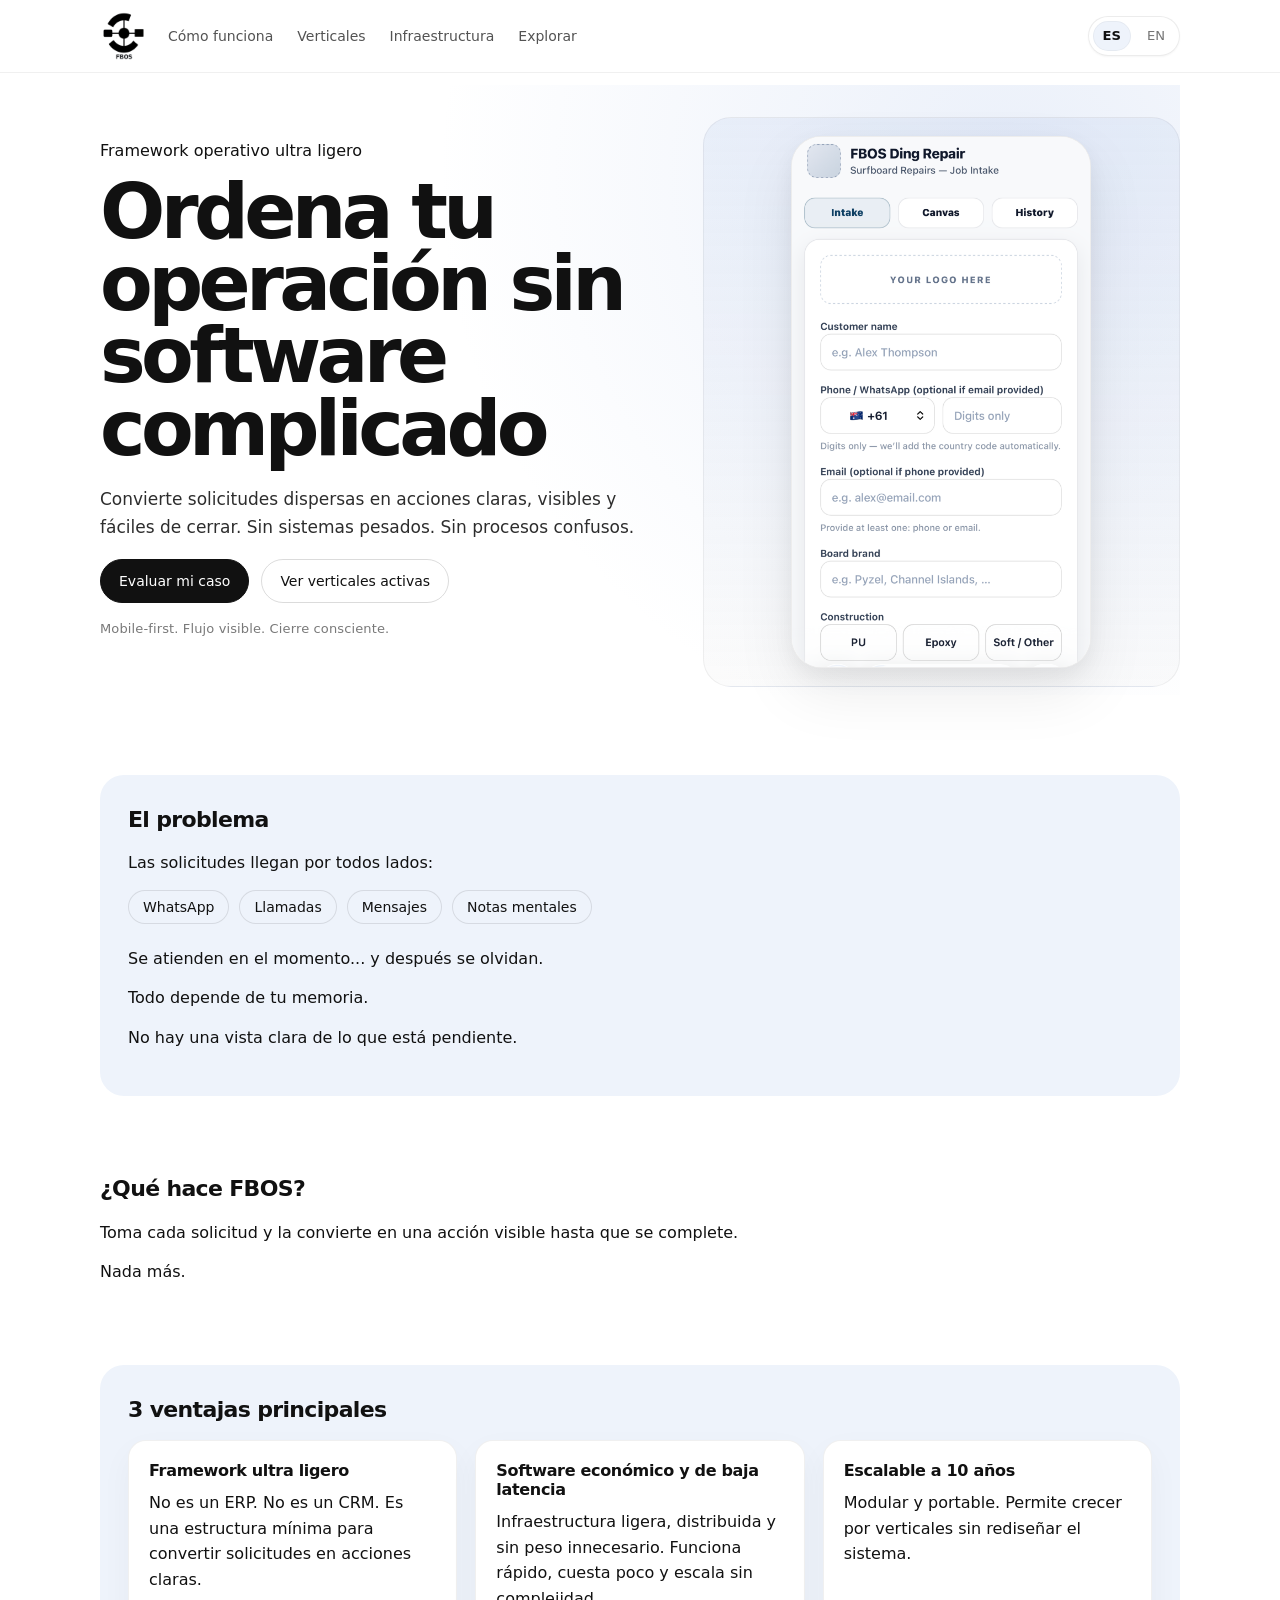
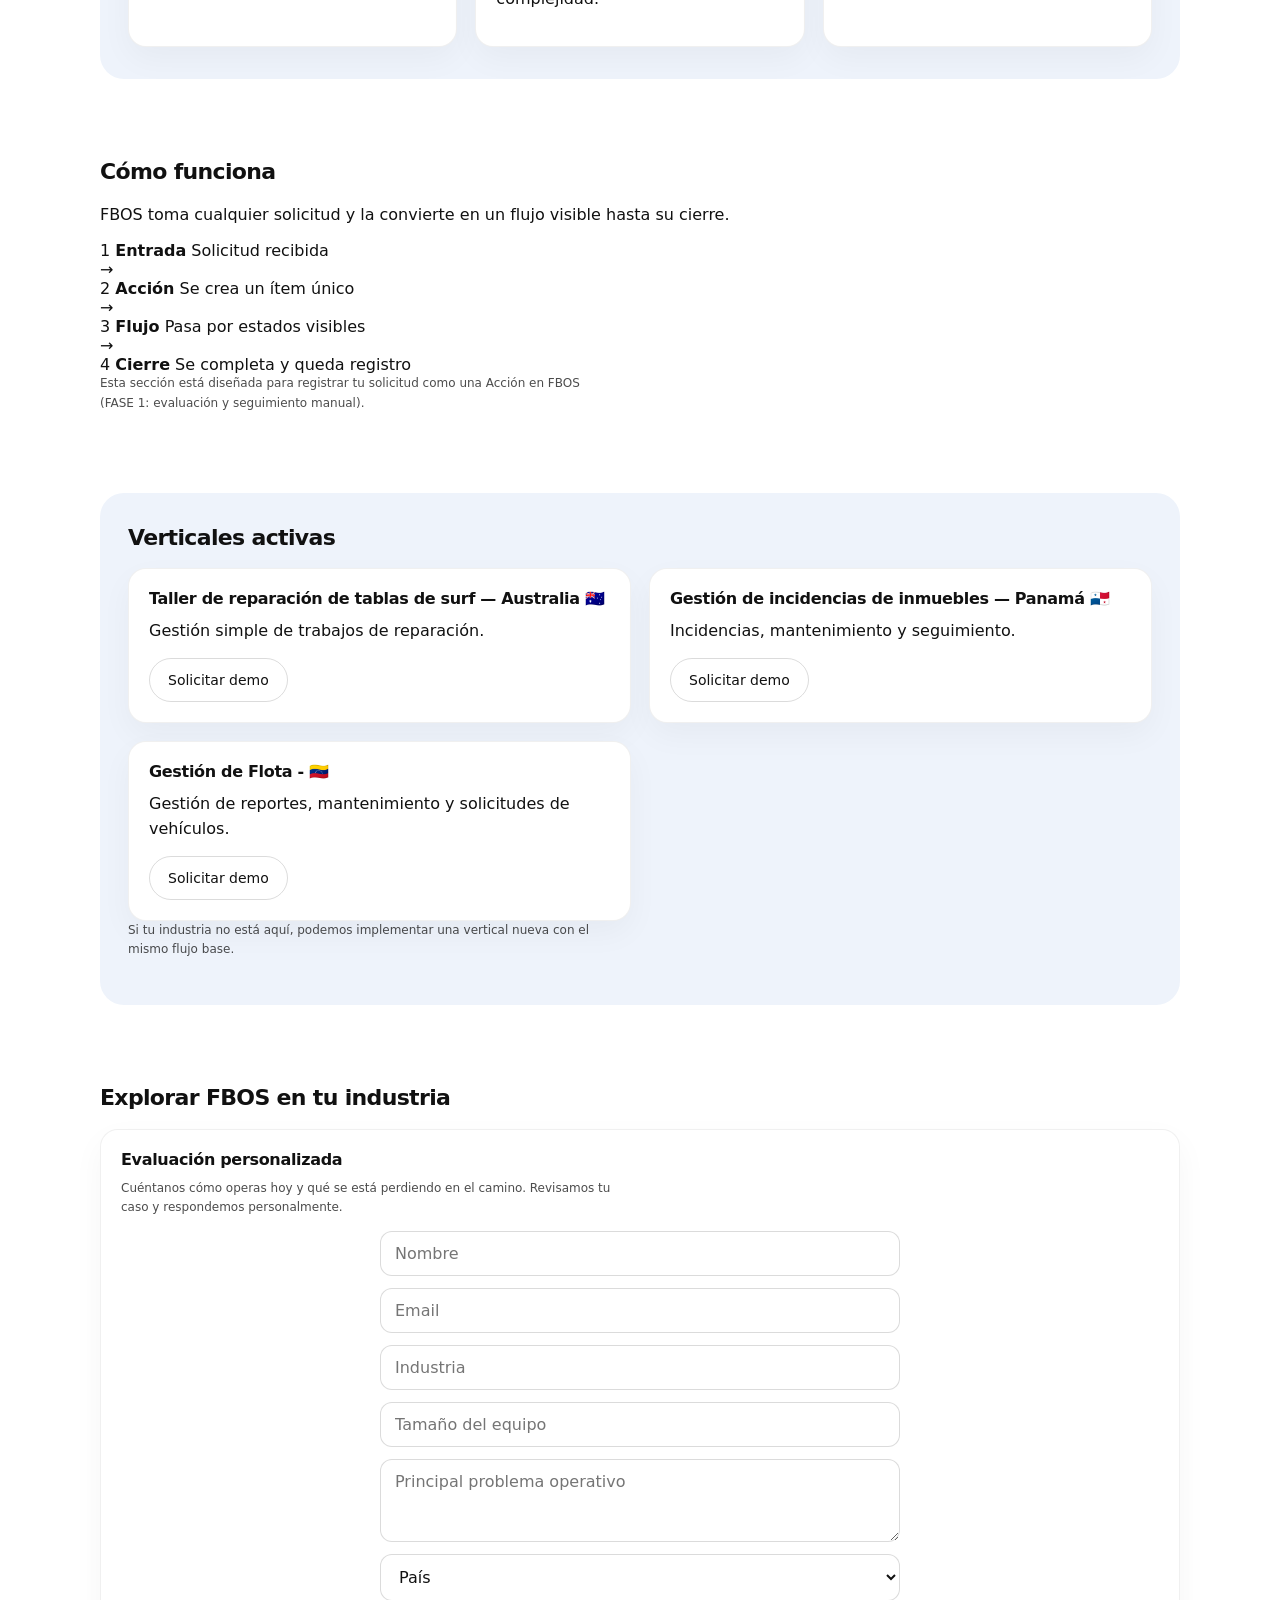
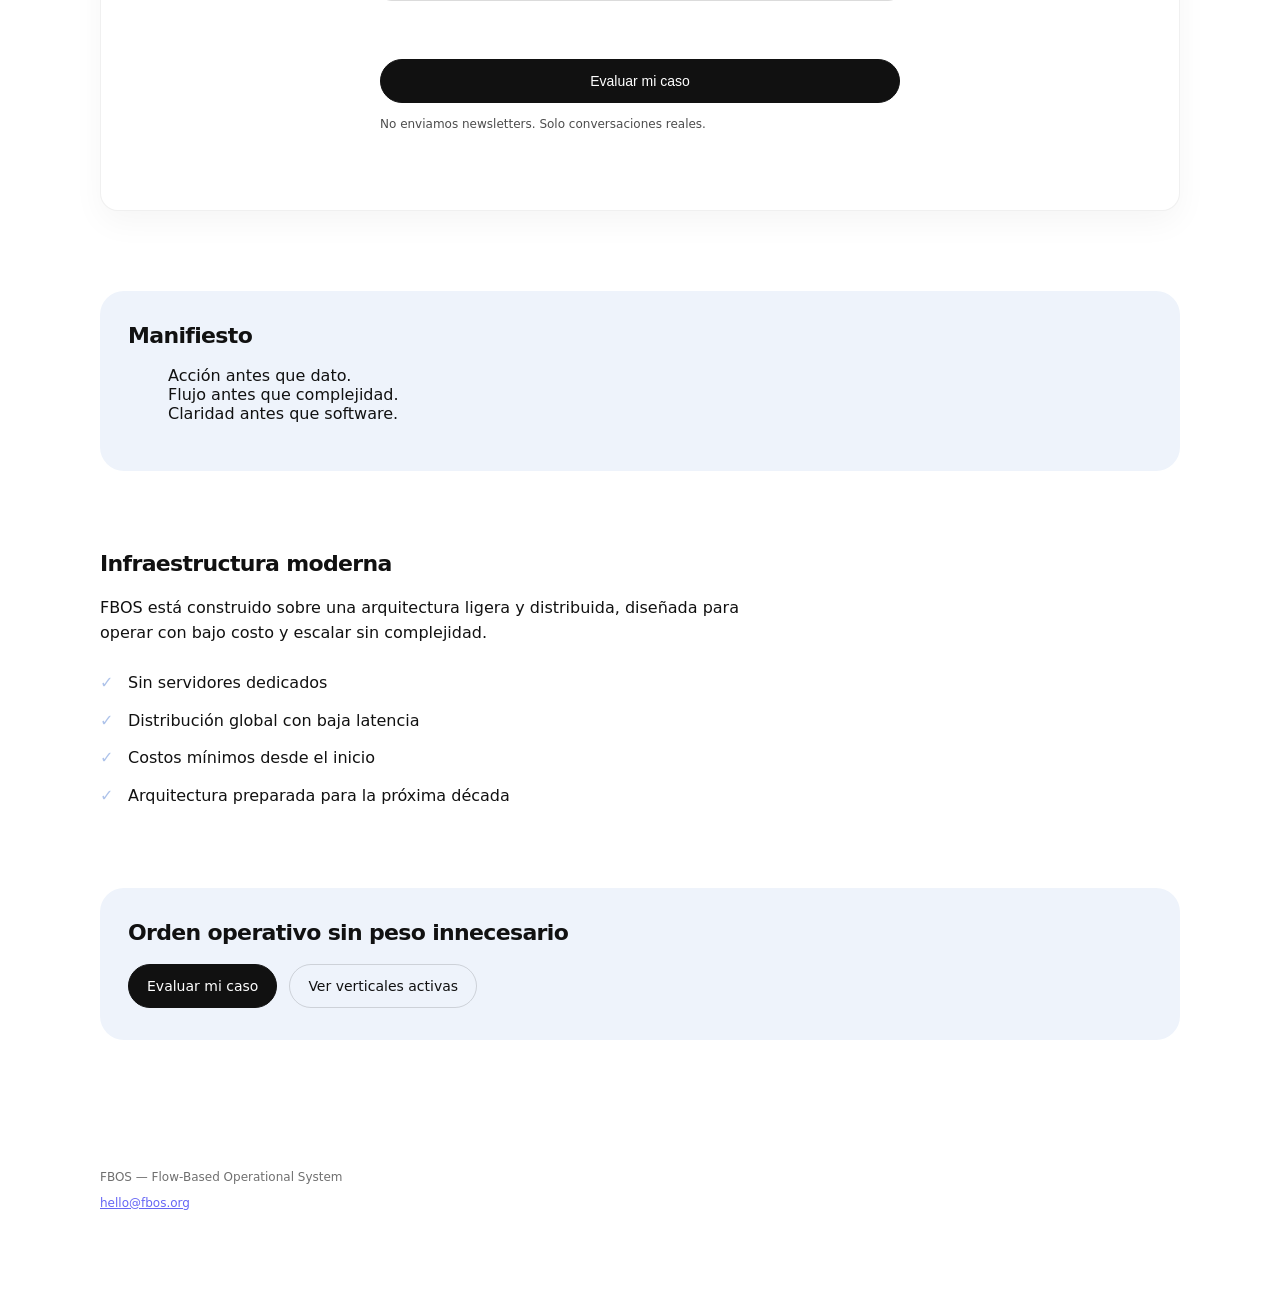
<file: index.html>
<!-- FBOS Landing v1.1 -->
<!doctype html>
<html lang="es">
  <head>
    <meta charset="utf-8" />
    <meta name="viewport" content="width=device-width,initial-scale=1" />
    <title>FBOS — Orden Operativo Simple</title>

    <meta
      name="description"
      content="FBOS convierte solicitudes en acciones visibles y trazables para operar con claridad, desde el día 1."
    />

    <meta name="theme-color" content="#0b0b0b" />

    <!-- Favicon -->
    <link rel="icon" type="image/png" href="/favicon.png" />

    <!-- Open Graph -->
    <meta property="og:title" content="FBOS — Orden Operativo Simple" />
    <meta
      property="og:description"
      content="Convierte cualquier solicitud en una acción clara, visible y fácil de cerrar."
    />
    <meta property="og:type" content="website" />
    <meta property="og:site_name" content="FBOS" />
    <meta property="og:url" content="https://fbos.org/" />
    <meta property="og:image" content="https://fbos.org/assets/og-fbos.jpg" />
    <link rel="canonical" href="https://fbos.org/" />

    <link rel="alternate" hreflang="es" href="https://fbos.org/" />
    <link rel="alternate" hreflang="en" href="https://fbos.org/en/" />
    <link rel="alternate" hreflang="x-default" href="https://fbos.org/" />

    <!-- Twitter / X -->
    <meta name="twitter:card" content="summary_large_image" />
    <meta name="twitter:title" content="FBOS — Orden Operativo Simple" />
    <meta
      name="twitter:description"
      content="Convierte cualquier solicitud en una acción clara, visible y fácil de cerrar."
    />
    <meta name="twitter:image" content="https://fbos.org/assets/og-fbos.jpg" />

    <link rel="stylesheet" href="/styles.css" />
    <script src="https://challenges.cloudflare.com/turnstile/v0/api.js" async defer></script>
    <script defer src="/config.js"></script>
    <script defer src="/app.js"></script>
  </head>

  <body>
    <header class="site-header">
      <div class="wrap header-inner">
        <a href="#top" class="brand" aria-label="FBOS inicio">
          <img src="/assets/fbos-logo.png" alt="FBOS" class="brand-mark" />
        </a>

        <nav class="site-nav" aria-label="Navegación principal">
          <a href="#como-funciona">Cómo funciona</a>
          <a href="#verticales">Verticales</a>
          <a href="#infra">Infraestructura</a>
          <a href="#explorar">Explorar</a>
        </nav>

        <div class="lang-switch" aria-label="Selector de idioma">
          <a href="/" class="lang-link active" lang="es" hreflang="es">ES</a>
          <span class="lang-sep">/</span>
          <a href="/en/" class="lang-link" lang="en" hreflang="en">EN</a>
        </div>
      </div>
    </header>

    <main id="top" class="wrap">
      <!-- HERO -->
      <section class="hero hero-split" aria-labelledby="hero-title">
        <div class="hero-copy">
          <p class="eyebrow">Framework operativo ultra ligero</p>

          <h1 id="hero-title">Ordena tu operación sin software complicado</h1>

          <p class="lead">
            Convierte solicitudes dispersas en acciones claras, visibles y fáciles de cerrar.
            Sin sistemas pesados. Sin procesos confusos.
          </p>

          <div class="cta-row">
            <a class="btn" href="#explorar">Evaluar mi caso</a>
            <a class="btn ghost" href="#verticales">Ver verticales activas</a>
          </div>

          <p class="hero-note">Mobile-first. Flujo visible. Cierre consciente.</p>
        </div>

        <div class="hero-media" aria-label="Vista previa del Canvas de FBOS">
          <img
            class="hero-mock"
            src="/assets/hero-canvas.png?v=2"
            alt="Vista del Canvas de FBOS en un teléfono"
            loading="eager"
            decoding="async"
          />
        </div>
      </section>

      <!-- PROBLEMA -->
      <section class="section" id="problema" aria-labelledby="problema-title">
        <h2 id="problema-title">El problema</h2>

        <p class="intro">Las solicitudes llegan por todos lados:</p>

        <div class="problem-sources" aria-label="Canales comunes de solicitudes">
          <div class="source">WhatsApp</div>
          <div class="source">Llamadas</div>
          <div class="source">Mensajes</div>
          <div class="source">Notas mentales</div>
        </div>

        <p>
          Se atienden en el momento...
          y después se olvidan.
        </p>

        <p class="emphasis">Todo depende de tu memoria.</p>

        <p>No hay una vista clara de lo que está pendiente.</p>
      </section>

      <!-- ¿QUÉ HACE FBOS? -->
      <section class="section" id="que-hace" aria-labelledby="que-hace-title">
        <h2 id="que-hace-title">¿Qué hace FBOS?</h2>

        <p class="lead-strong">
          Toma cada solicitud y la convierte en una acción visible hasta que se complete.
        </p>

        <p class="minimal">Nada más.</p>
      </section>

      <!-- 3 VENTAJAS -->
      <section class="section" id="ventajas" aria-labelledby="ventajas-title">
        <h2 id="ventajas-title">3 ventajas principales</h2>

        <div class="grid">
          <article class="card">
            <h3>Framework ultra ligero</h3>
            <p>
              No es un ERP. No es un CRM.
              Es una estructura mínima para convertir solicitudes en acciones claras.
            </p>
          </article>

          <article class="card">
            <h3>Software económico y de baja latencia</h3>
            <p>
              Infraestructura ligera, distribuida y sin peso innecesario.
              Funciona rápido, cuesta poco y escala sin complejidad.
            </p>
          </article>

          <article class="card">
            <h3>Escalable a 10 años</h3>
            <p>
              Modular y portable.
              Permite crecer por verticales sin rediseñar el sistema.
            </p>
          </article>
        </div>
      </section>

      <!-- CÓMO FUNCIONA -->
      <section class="section" id="como-funciona" aria-labelledby="como-funciona-title">
        <h2 id="como-funciona-title">Cómo funciona</h2>

        <p>FBOS toma cualquier solicitud y la convierte en un flujo visible hasta su cierre.</p>

        <div class="flow" role="list">
          <div class="step" role="listitem">
            <span class="kicker">1</span>
            <strong>Entrada</strong>
            <span class="desc">Solicitud recibida</span>
          </div>

          <div class="arrow" aria-hidden="true">→</div>

          <div class="step" role="listitem">
            <span class="kicker">2</span>
            <strong>Acción</strong>
            <span class="desc">Se crea un ítem único</span>
          </div>

          <div class="arrow" aria-hidden="true">→</div>

          <div class="step" role="listitem">
            <span class="kicker">3</span>
            <strong>Flujo</strong>
            <span class="desc">Pasa por estados visibles</span>
          </div>

          <div class="arrow" aria-hidden="true">→</div>

          <div class="step" role="listitem">
            <span class="kicker">4</span>
            <strong>Cierre</strong>
            <span class="desc">Se completa y queda registro</span>
          </div>
        </div>

        <p class="fine">
          Esta sección está diseñada para registrar tu solicitud como una Acción en FBOS (FASE 1: evaluación y seguimiento manual).
        </p>
      </section>

      <!-- VERTICALES ACTIVAS -->
      <section class="section" id="verticales" aria-labelledby="verticales-title">
        <h2 id="verticales-title">Verticales activas</h2>

        <div class="grid">
          <article class="card">
            <h3>Taller de reparación de tablas de surf — Australia 🇦🇺</h3>
            <p>Gestión simple de trabajos de reparación.</p>
            <a
              class="btn ghost"
              href="#explorar"
              data-request="demo"
              data-vertical="ding-repairs"
              aria-label="Solicitar demo de Ding Repairs"
            >
              Solicitar demo
            </a>
          </article>

          <article class="card">
            <h3>Gestión de incidencias de inmuebles — Panamá 🇵🇦</h3>
            <p>Incidencias, mantenimiento y seguimiento.</p>
            <a
              class="btn ghost"
              href="#explorar"
              data-request="demo"
              data-vertical="service-desk"
              aria-label="Solicitar demo de Service Desk"
            >
              Solicitar demo
            </a>
          </article>

          <article class="card">
            <h3>Gestión de Flota - 🇻🇪</h3>
            <p>Gestión de reportes, mantenimiento y solicitudes de vehículos.</p>
            <a
              class="btn ghost"
              href="#explorar"
              data-request="demo"
              data-vertical="fleet"
              aria-label="Solicitar demo de Gestión de Flota"
            >
              Solicitar demo
            </a>
          </article>
        </div>

        <p class="fine">
          Si tu industria no está aquí, podemos implementar una vertical nueva con el mismo flujo base.
        </p>
      </section>

      <!-- EXPLORAR -->
      <section class="section" id="explorar" aria-labelledby="explorar-title">
        <h2 id="explorar-title">Explorar FBOS en tu industria</h2>

        <div class="card">
          <h3>Evaluación personalizada</h3>
          <p class="fine">
            Cuéntanos cómo operas hoy y qué se está perdiendo en el camino.
            Revisamos tu caso y respondemos personalmente.
          </p>

          <form id="leadForm" class="form">
            <input type="hidden" name="category" value="implementations" />
            <input type="hidden" id="requestType" name="requestType" value="evaluation" />
            <input type="hidden" id="demoVertical" name="demoVertical" value="" />

            <input id="name" name="name" placeholder="Nombre" autocomplete="name" required />
            <input id="email" name="email" type="email" placeholder="Email" autocomplete="email" inputmode="email" required />
            <input id="industry" name="industry" placeholder="Industria" autocomplete="organization-title" required />
            <input id="teamSize" name="teamSize" type="number" min="1" step="1" inputmode="numeric" placeholder="Tamaño del equipo" autocomplete="off" />
            <textarea id="pain" name="pain" rows="3" placeholder="Principal problema operativo"></textarea>

            <select id="country" name="country" autocomplete="country-name">
              <option value="">País</option>
              <option value="Argentina">Argentina</option>
              <option value="Australia">Australia</option>
              <option value="Bolivia">Bolivia</option>
              <option value="Brasil">Brasil</option>
              <option value="Canadá">Canadá</option>
              <option value="Chile">Chile</option>
              <option value="Colombia">Colombia</option>
              <option value="Costa Rica">Costa Rica</option>
              <option value="Ecuador">Ecuador</option>
              <option value="El Salvador">El Salvador</option>
              <option value="España">España</option>
              <option value="Estados Unidos">Estados Unidos</option>
              <option value="Guatemala">Guatemala</option>
              <option value="Honduras">Honduras</option>
              <option value="México">México</option>
              <option value="Nicaragua">Nicaragua</option>
              <option value="Panamá">Panamá</option>
              <option value="Paraguay">Paraguay</option>
              <option value="Perú">Perú</option>
              <option value="Puerto Rico">Puerto Rico</option>
              <option value="República Dominicana">República Dominicana</option>
              <option value="Uruguay">Uruguay</option>
              <option value="Venezuela">Venezuela</option>
              <option value="Otro">Otro</option>
            </select>

            <input
              id="countryOther"
              name="countryOther"
              type="text"
              placeholder="Especifica tu país"
              autocomplete="off"
              hidden
            />

            <div class="cf-turnstile" data-sitekey="0x4AAAAAACo2kg_YUeI2tGEs"></div>

            <button type="submit" class="btn">Evaluar mi caso</button>

            <p class="fine">
              No enviamos newsletters. Solo conversaciones reales.
            </p>

            <p id="formStatus" class="fine" aria-live="polite"></p>
          </form>
        </div>
      </section>

      <!-- MANIFIESTO -->
      <section class="section" id="manifiesto" aria-labelledby="manifiesto-title">
        <h2 id="manifiesto-title">Manifiesto</h2>
        <blockquote>
          Acción antes que dato.<br />
          Flujo antes que complejidad.<br />
          Claridad antes que software.
        </blockquote>
      </section>

      <!-- INFRA -->
      <section class="section" id="infra" aria-labelledby="infra-title">
        <h2 id="infra-title">Infraestructura moderna</h2>

        <p class="intro">
          FBOS está construido sobre una arquitectura ligera y distribuida,
          diseñada para operar con bajo costo y escalar sin complejidad.
        </p>

        <ul class="infra-list">
          <li>Sin servidores dedicados</li>
          <li>Distribución global con baja latencia</li>
          <li>Costos mínimos desde el inicio</li>
          <li>Arquitectura preparada para la próxima década</li>
        </ul>
      </section>

      <!-- CTA FINAL -->
      <section class="section" id="cta-final" aria-labelledby="cta-final-title">
        <h2 id="cta-final-title">Orden operativo sin peso innecesario</h2>

        <div class="cta-row">
          <a class="btn" href="#explorar">Evaluar mi caso</a>
          <a class="btn ghost" href="#verticales">Ver verticales activas</a>
        </div>
      </section>

      <footer class="foot">
        <p>FBOS — Flow-Based Operational System</p>
        <p><a href="mailto:hello@fbos.org">hello@fbos.org</a></p>
      </footer>
    </main>
  </body>
</html>
</file>
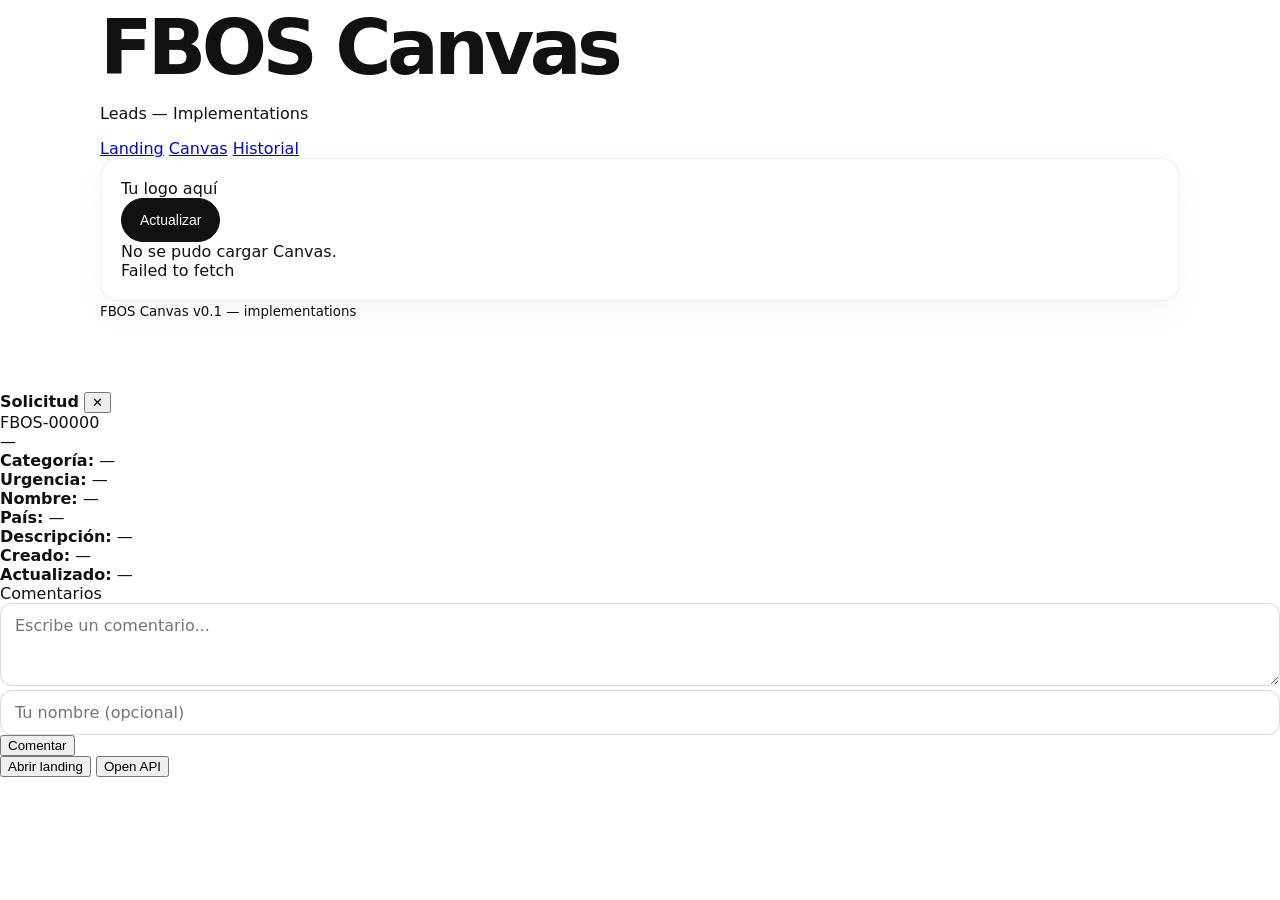
<file: canvas/index.html>
<!doctype html>
<html lang="es">
  <head>
    <meta charset="UTF-8" />
    <meta name="viewport" content="width=device-width, initial-scale=1.0" />
    <title>FBOS Canvas — Implementations</title>

    <link rel="icon" href="data:," />

    <!-- Base styles del landing -->
    <link rel="stylesheet" href="/styles.css" />

    <!-- Opcional: si quieres estilos específicos para el canvas del landing,
         puedes crear /canvas/styles.css y descomentar:
    -->
    <!-- <link rel="stylesheet" href="/canvas/styles.css" /> -->
  </head>

  <body>
    <main class="wrap">
      <header class="header">
        <div class="brand">
          <div class="mark"></div>
          <div>
            <h1>FBOS Canvas</h1>
            <p>Leads — Implementations</p>
          </div>
        </div>
      </header>

      <!-- Nav simple para el landing -->
      <nav class="sd-nav" aria-label="FBOS navegación">
        <a class="sd-nav__item" href="/">Landing</a>
        <a class="sd-nav__item is-active" href="/canvas/">Canvas</a>
        <a class="sd-nav__item" href="/history/">Historial</a>
      </nav>

      <section class="card">
        <div class="fbos-logo-slot">Tu logo aquí</div>

        <!-- ✅ demo-aware -->
        <div id="actionsList" class="actions-list" data-demo="implementations"></div>
      </section>

      <footer class="footer">
        <small>FBOS Canvas v0.1 — implementations</small>
      </footer>
    </main>

    <!-- Modal -->
    <div id="jobModal" class="label-modal" aria-hidden="true" role="dialog" aria-modal="true">
      <div class="label-card" role="document">
        <div class="label-head">
          <strong>Solicitud</strong>
          <button type="button" class="label-close" id="jobCloseBtn" aria-label="Cerrar">✕</button>
        </div>

        <div class="label-body">
          <div class="label-top">
            <div>
              <div class="label-id" id="jobModalId">FBOS-00000</div>
              <div class="label-meta" id="jobModalState">—</div>
            </div>
          </div>

          <div class="label-grid">
            <div><strong>Categoría:</strong> <span id="jobModalCategory">—</span></div>
            <div><strong>Urgencia:</strong> <span id="jobModalUrgency">—</span></div>

            <!-- Reusamos ids del canvas existente para no tocar JS de inmediato -->
            <div><strong>Nombre:</strong> <span id="jobModalDamage">—</span></div>
            <div><strong>País:</strong> <span id="jobModalPrice">—</span></div>

            <div class="label-desc">
              <strong>Descripción:</strong> <span id="jobModalDesc">—</span>
            </div>

            <div><strong>Creado:</strong> <span id="jobModalCreated">—</span></div>
            <div><strong>Actualizado:</strong> <span id="jobModalUpdated">—</span></div>
          </div>

          <div id="jobModalStatus" class="status" aria-live="polite"></div>

          <!-- Comments -->
          <div class="label-comments">
            <div class="label-comments__title">Comentarios</div>
            <div id="jobCommentsList" class="comments-list"></div>

            <div class="comments-composer">
              <textarea
                id="jobCommentText"
                class="comments-textarea"
                rows="3"
                placeholder="Escribe un comentario..."
              ></textarea>

              <div class="comments-actions">
                <input
                  id="jobCommentBy"
                  class="comments-by"
                  type="text"
                  placeholder="Tu nombre (opcional)"
                />
                <button id="jobCommentSendBtn" class="btn-secondary" type="button">
                  Comentar
                </button>
              </div>

              <div id="jobCommentStatus" class="inline-msg" style="display: none"></div>
            </div>
          </div>
        </div>

        <div class="label-actions">
          <!-- En implementations no hay “scan view” real, lo dejamos útil: vuelve al landing -->
          <button type="button" class="btn-secondary" id="jobOpenScanBtn">Abrir landing</button>
          <button type="button" class="btn-secondary" id="jobOpenApiBtn">Open API</button>
        </div>
      </div>
    </div>

    <!-- ✅ Config antes del JS -->
    <script>
      window.FBOS_CANVAS_CONFIG = {
        useMultiDemo: true,
        demos: {
          implementations: {
            demo: "implementations",
            // Botón "Abrir landing"
            scanPath: "/#explorar",
            states: ["Nuevas", "Validadas", "Asignadas", "En ejecución", "En revisión", "Cerradas"],
            actionLabel: {
              Nuevas: "Validar",
              Validadas: "Asignar",
              Asignadas: "Iniciar",
              "En ejecución": "Revisión",
              "En revisión": "Cerrar",
              Cerradas: "Cerrada",
            },
          },
        },
      };
    </script>

    <!-- ✅ IMPORTANTE:
         1) Copia el MISMO canvas.js que usas en service-desk a /canvas.js (recomendado),
            o cambia esta ruta a donde lo tengas.
         2) Ejemplo alterno si lo dejas dentro de /service-desk/: <script src="/service-desk/canvas.js"></script>
    -->
    <script src="/canvas.js"></script>
  </body>
</html>
</file>
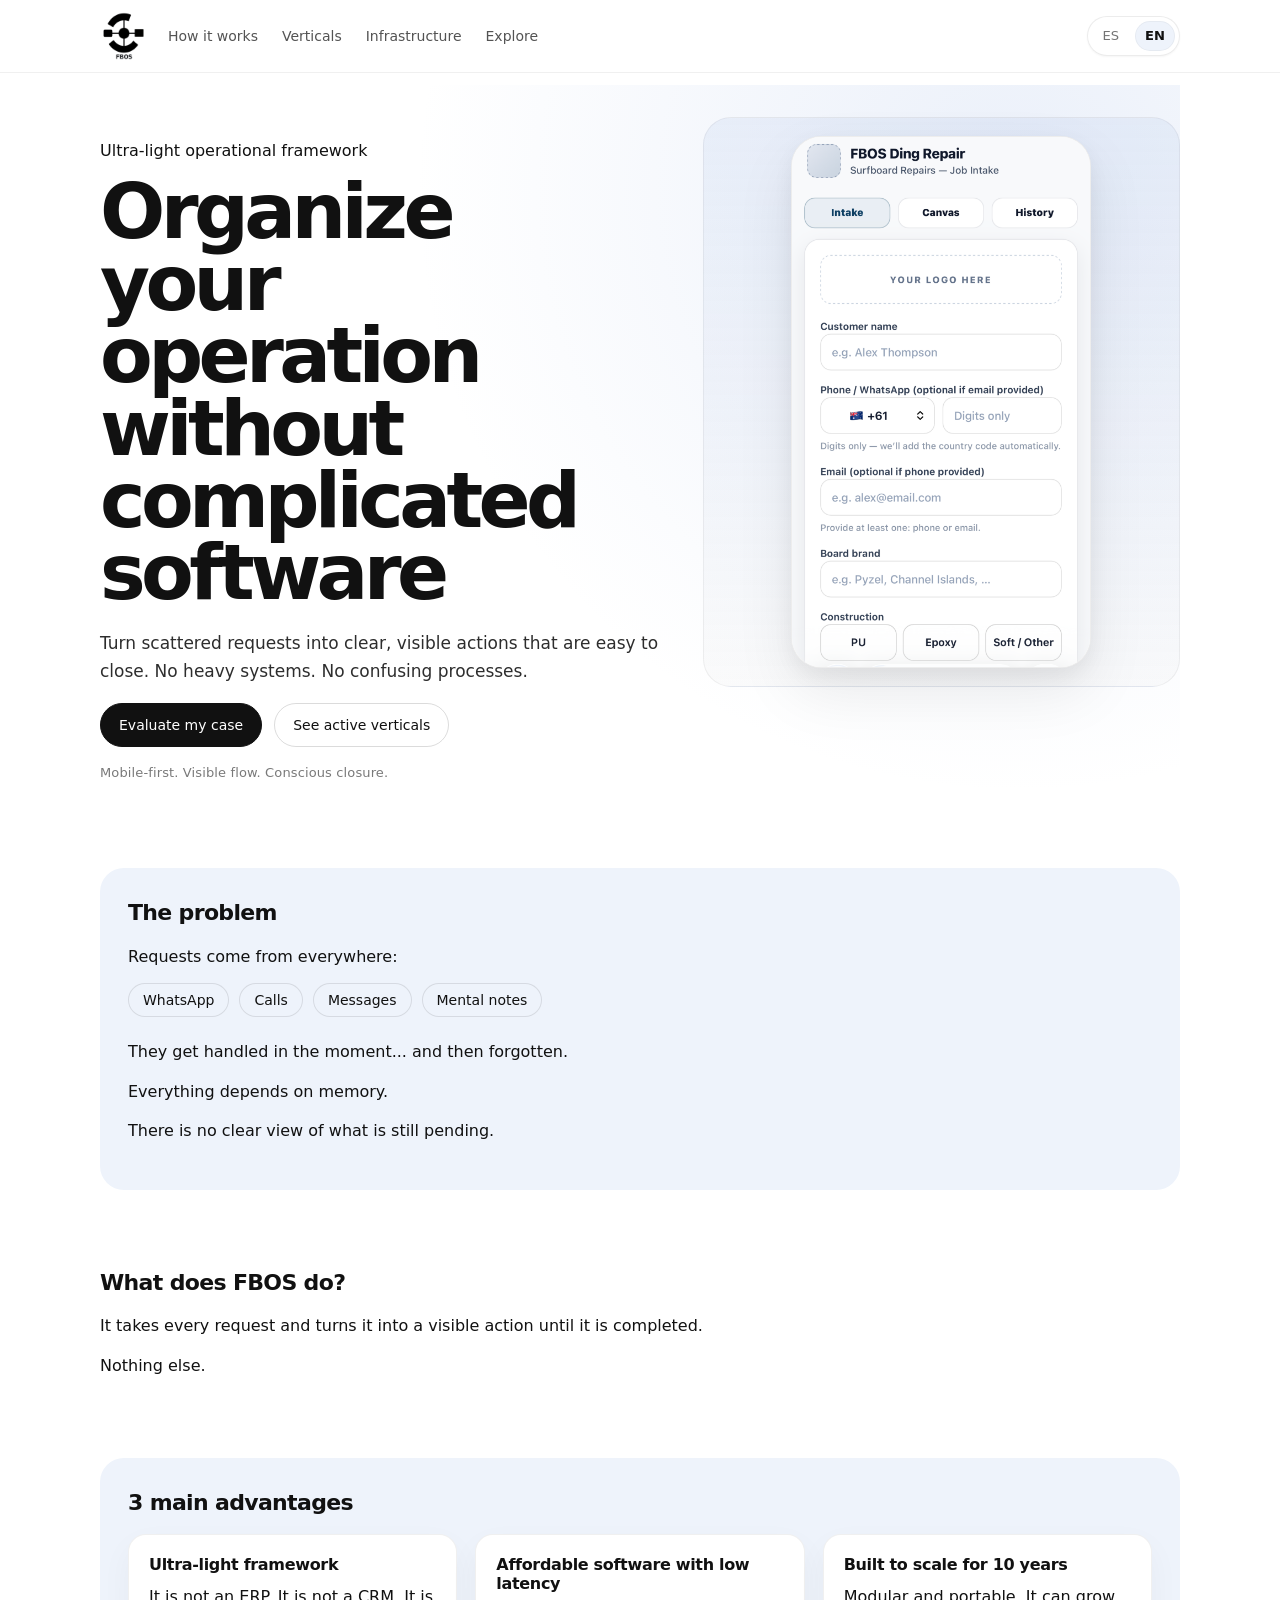
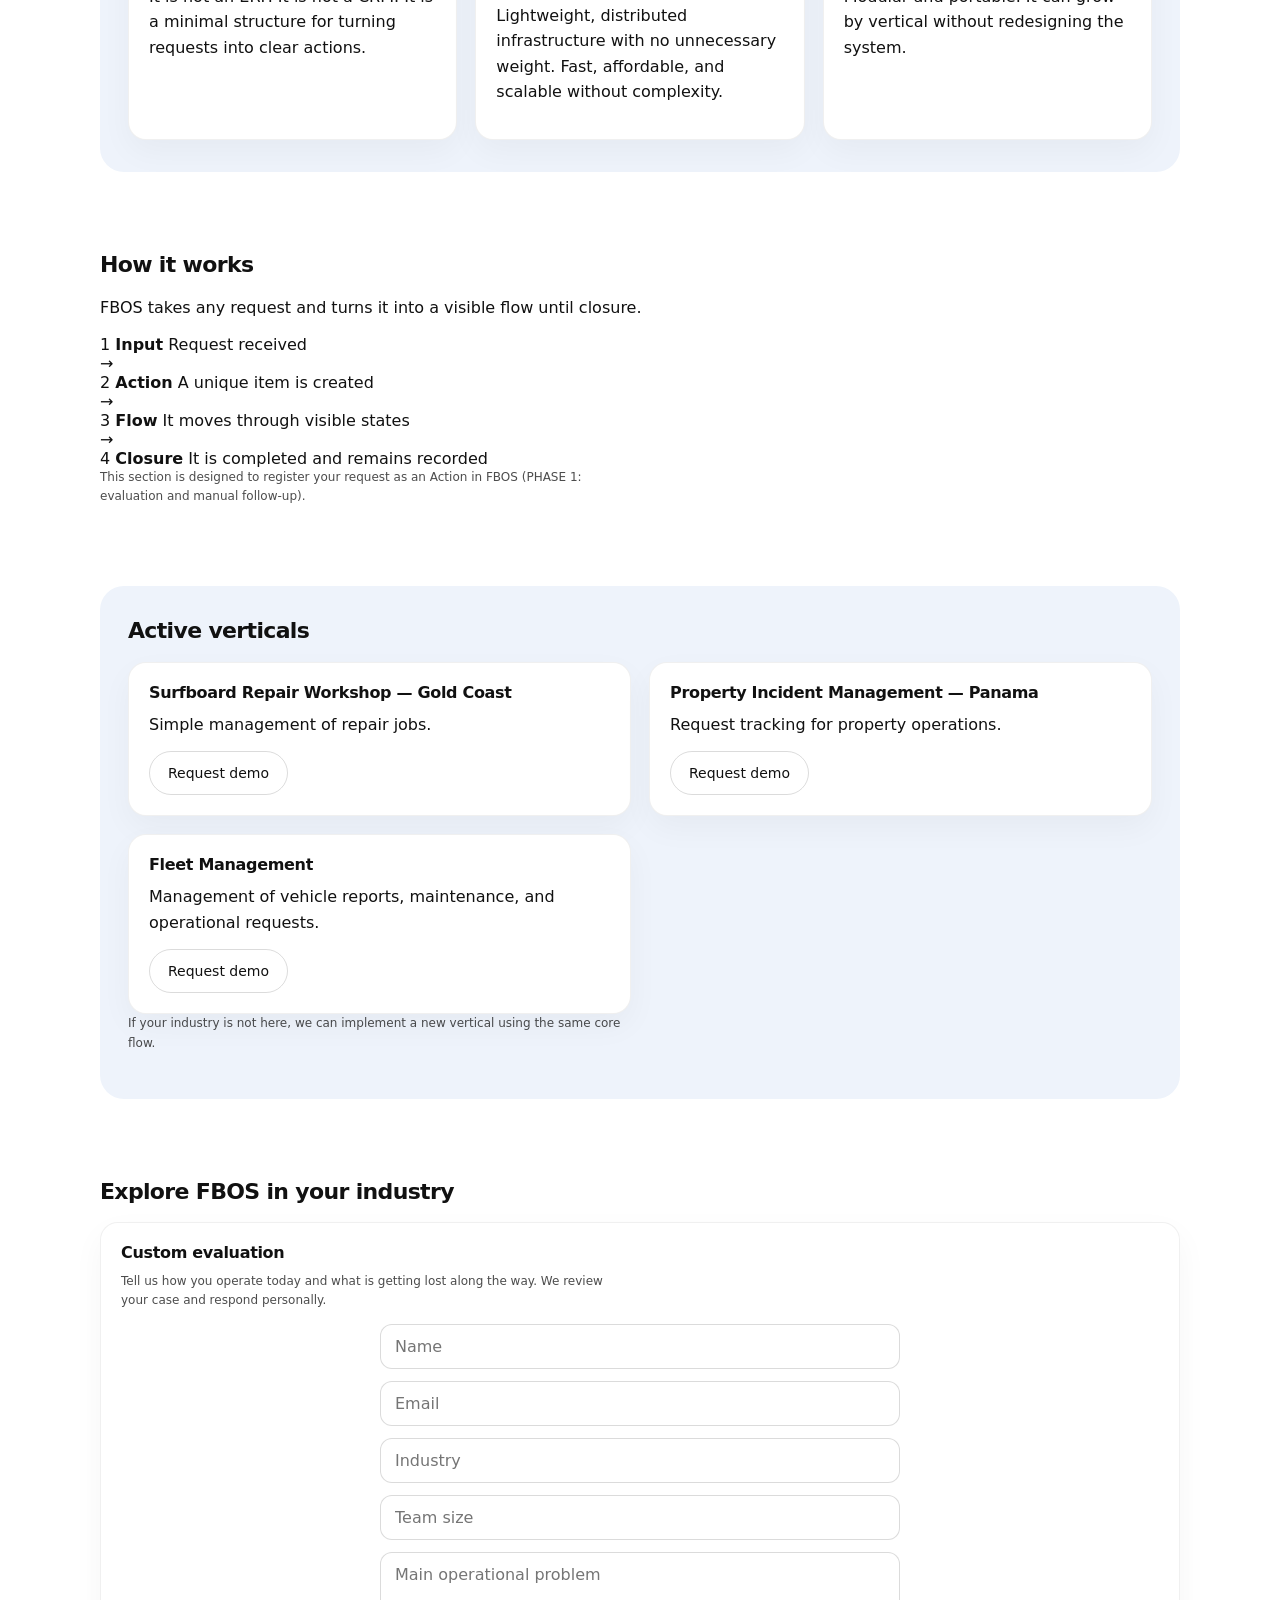
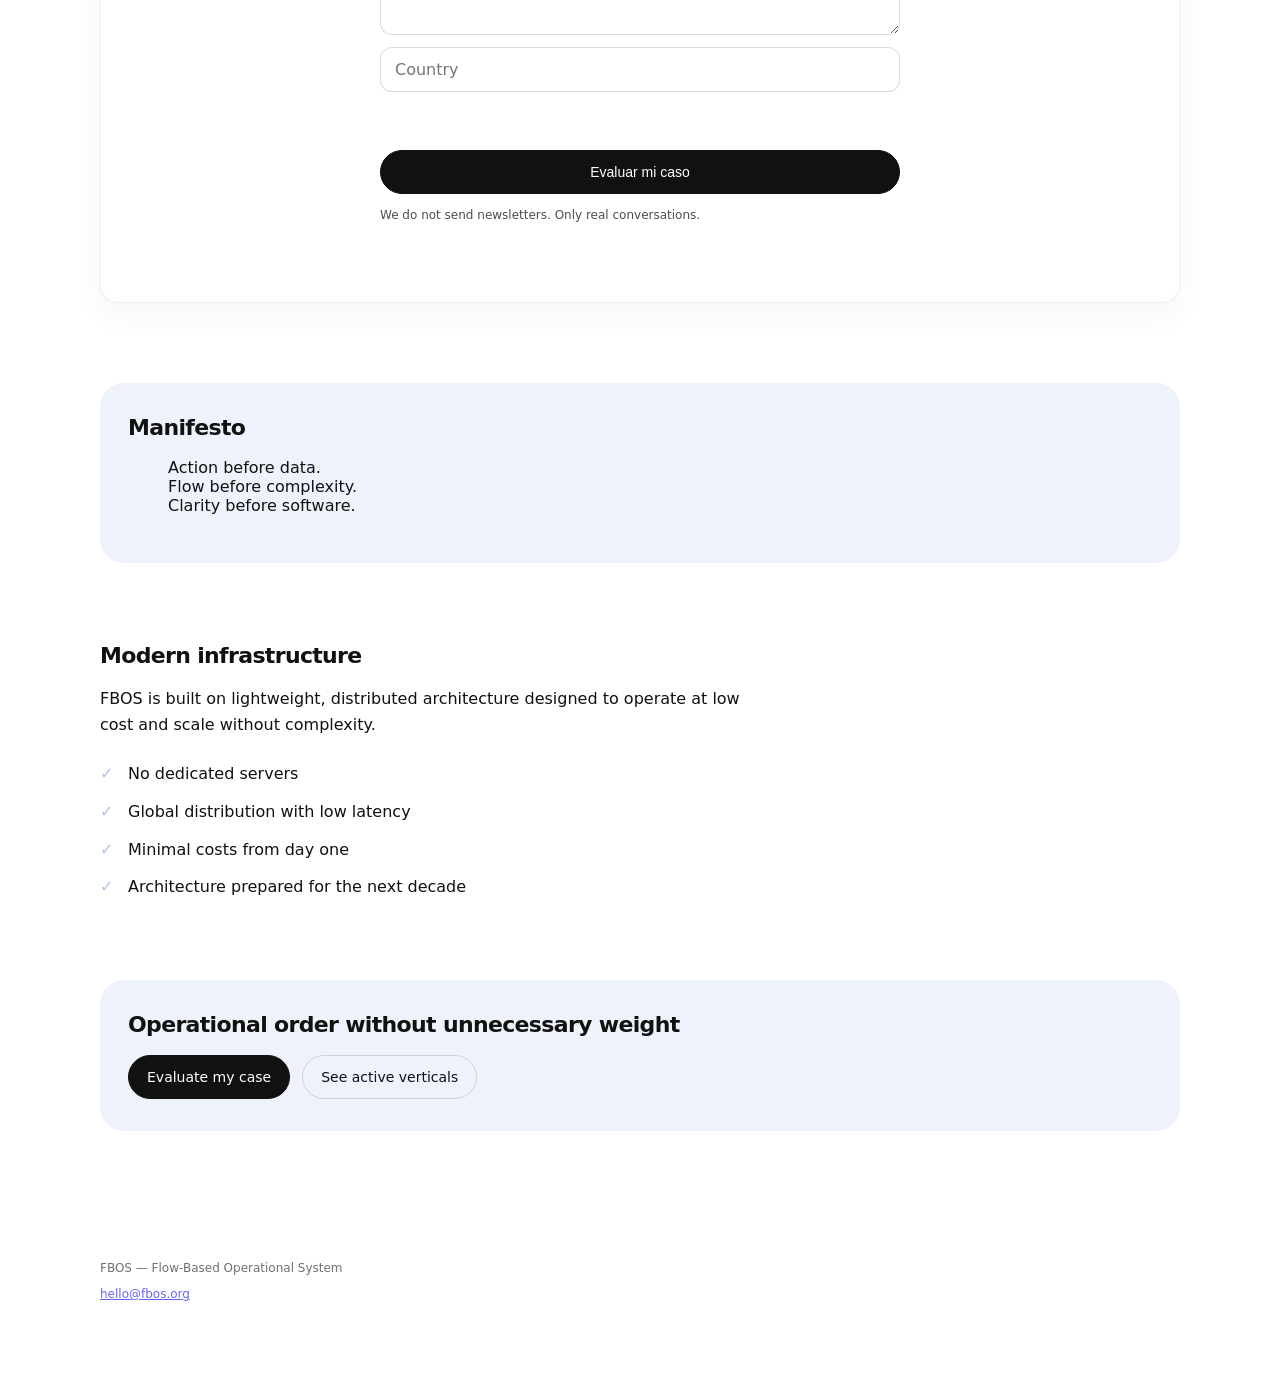
<file: en/index.html>
<!-- FBOS Landing v1.1 -->
<!doctype html>
<html lang="en">
  <head>
    <meta charset="utf-8" />
    <meta name="viewport" content="width=device-width,initial-scale=1" />
    <title>FBOS — Simple Operational Order</title>

    <meta
      name="description"
      content="FBOS turns requests into visible and traceable actions so teams can operate with clarity from day one."
    />

    <meta name="theme-color" content="#0b0b0b" />

    <!-- Favicon -->
    <link rel="icon" href="/favicon.ico" sizes="any" />

    <!-- Open Graph -->
    <meta property="og:title" content="FBOS — Simple Operational Order" />
    <meta
      property="og:description"
      content="Turn any request into a clear, visible action that is easy to close."
    />
    <meta property="og:type" content="website" />
    <meta property="og:site_name" content="FBOS" />
    <meta property="og:url" content="https://fbos.org/en/" />
    <meta property="og:image" content="https://fbos.org/assets/og-fbos.jpg" />
    <link rel="canonical" href="https://fbos.org/en/" />

    <link rel="alternate" hreflang="es" href="https://fbos.org/" />
    <link rel="alternate" hreflang="en" href="https://fbos.org/en/" />
    <link rel="alternate" hreflang="x-default" href="https://fbos.org/" />

    <!-- Twitter / X -->
    <meta name="twitter:card" content="summary_large_image" />
    <meta name="twitter:title" content="FBOS — Simple Operational Order" />
    <meta
      name="twitter:description"
      content="Turn any request into a clear, visible action that is easy to close."
    />
    <meta name="twitter:image" content="https://fbos.org/assets/og-fbos.jpg" />

    <link rel="stylesheet" href="/styles.css" />
    <script src="https://challenges.cloudflare.com/turnstile/v0/api.js" async defer></script>
    <script defer src="/config.js"></script>
    <script defer src="/app.js"></script>
  </head>

  <body>
    <header class="site-header">
      <div class="wrap header-inner">
        <a href="#top" class="brand" aria-label="FBOS home">
          <img src="/assets/fbos-logo.png" alt="FBOS" class="brand-mark" />
        </a>

        <nav class="site-nav" aria-label="Main navigation">
          <a href="#como-funciona">How it works</a>
          <a href="#verticales">Verticals</a>
          <a href="#infra">Infrastructure</a>
          <a href="#explorar">Explore</a>
        </nav>

        <div class="lang-switch" aria-label="Language selector">
          <a href="/" class="lang-link" lang="es" hreflang="es">ES</a>
          <span class="lang-sep">/</span>
          <a href="/en/" class="lang-link active" lang="en" hreflang="en">EN</a>
        </div>
      </div>
    </header>

    <main id="top" class="wrap">
      <!-- HERO -->
      <section class="hero hero-split" aria-labelledby="hero-title">
        <div class="hero-copy">
          <p class="eyebrow">Ultra-light operational framework</p>

          <h1 id="hero-title">Organize your operation without complicated software</h1>

          <p class="lead">
            Turn scattered requests into clear, visible actions that are easy to close.
            No heavy systems. No confusing processes.
          </p>

          <div class="cta-row">
            <a class="btn" href="#explorar">Evaluate my case</a>
            <a class="btn ghost" href="#verticales">See active verticals</a>
          </div>

          <p class="hero-note">Mobile-first. Visible flow. Conscious closure.</p>
        </div>

        <div class="hero-media" aria-label="Preview of the FBOS Canvas">
          <img
            class="hero-mock"
            src="/assets/hero-canvas.png?v=2"
            alt="Preview of the FBOS Canvas on a phone"
            loading="eager"
            decoding="async"
          />
        </div>
      </section>

      <!-- PROBLEM -->
      <section class="section" id="problema" aria-labelledby="problema-title">
        <h2 id="problema-title">The problem</h2>

        <p class="intro">Requests come from everywhere:</p>

        <div class="problem-sources" aria-label="Common request channels">
          <div class="source">WhatsApp</div>
          <div class="source">Calls</div>
          <div class="source">Messages</div>
          <div class="source">Mental notes</div>
        </div>

        <p>
          They get handled in the moment...
          and then forgotten.
        </p>

        <p class="emphasis">Everything depends on memory.</p>

        <p>There is no clear view of what is still pending.</p>
      </section>

      <!-- WHAT DOES FBOS DO -->
      <section class="section" id="que-hace" aria-labelledby="que-hace-title">
        <h2 id="que-hace-title">What does FBOS do?</h2>

        <p class="lead-strong">
          It takes every request and turns it into a visible action until it is completed.
        </p>

        <p class="minimal">Nothing else.</p>
      </section>

      <!-- 3 ADVANTAGES -->
      <section class="section" id="ventajas" aria-labelledby="ventajas-title">
        <h2 id="ventajas-title">3 main advantages</h2>

        <div class="grid">
          <article class="card">
            <h3>Ultra-light framework</h3>
            <p>
              It is not an ERP. It is not a CRM.
              It is a minimal structure for turning requests into clear actions.
            </p>
          </article>

          <article class="card">
            <h3>Affordable software with low latency</h3>
            <p>
              Lightweight, distributed infrastructure with no unnecessary weight.
              Fast, affordable, and scalable without complexity.
            </p>
          </article>

          <article class="card">
            <h3>Built to scale for 10 years</h3>
            <p>
              Modular and portable.
              It can grow by vertical without redesigning the system.
            </p>
          </article>
        </div>
      </section>

      <!-- HOW IT WORKS -->
      <section class="section" id="como-funciona" aria-labelledby="como-funciona-title">
        <h2 id="como-funciona-title">How it works</h2>

        <p>FBOS takes any request and turns it into a visible flow until closure.</p>

        <div class="flow" role="list">
          <div class="step" role="listitem">
            <span class="kicker">1</span>
            <strong>Input</strong>
            <span class="desc">Request received</span>
          </div>

          <div class="arrow" aria-hidden="true">→</div>

          <div class="step" role="listitem">
            <span class="kicker">2</span>
            <strong>Action</strong>
            <span class="desc">A unique item is created</span>
          </div>

          <div class="arrow" aria-hidden="true">→</div>

          <div class="step" role="listitem">
            <span class="kicker">3</span>
            <strong>Flow</strong>
            <span class="desc">It moves through visible states</span>
          </div>

          <div class="arrow" aria-hidden="true">→</div>

          <div class="step" role="listitem">
            <span class="kicker">4</span>
            <strong>Closure</strong>
            <span class="desc">It is completed and remains recorded</span>
          </div>
        </div>

        <p class="fine">
          This section is designed to register your request as an Action in FBOS (PHASE 1: evaluation and manual follow-up).
        </p>
      </section>

      <!-- ACTIVE VERTICALS -->
      <section class="section" id="verticales" aria-labelledby="verticales-title">
        <h2 id="verticales-title">Active verticals</h2>

        <div class="grid">
          <article class="card">
            <h3>Surfboard Repair Workshop — Gold Coast</h3>
            <p>Simple management of repair jobs.</p>
            <a
              class="btn ghost"
              href="#explorar"
              data-request="demo"
              data-vertical="ding-repairs"
              aria-label="Request demo for Surfboard Repair Workshop"
            >
              Request demo
            </a>
          </article>

          <article class="card">
            <h3>Property Incident Management — Panama</h3>
            <p>Request tracking for property operations.</p>
            <a
              class="btn ghost"
              href="#explorar"
              data-request="demo"
              data-vertical="service-desk"
              aria-label="Request demo for Property Incident Management"
            >
              Request demo
            </a>
          </article>

          <article class="card">
            <h3>Fleet Management</h3>
            <p>Management of vehicle reports, maintenance, and operational requests.</p>
            <a
              class="btn ghost"
              href="#explorar"
              data-request="demo"
              data-vertical="fleet"
              aria-label="Request demo for Fleet Management"
            >
              Request demo
            </a>
          </article>
        </div>

        <p class="fine">
          If your industry is not here, we can implement a new vertical using the same core flow.
        </p>
      </section>

      <!-- EXPLORE -->
      <section class="section" id="explorar" aria-labelledby="explorar-title">
        <h2 id="explorar-title">Explore FBOS in your industry</h2>

        <div class="card">
          <h3>Custom evaluation</h3>
          <p class="fine">
            Tell us how you operate today and what is getting lost along the way.
            We review your case and respond personally.
          </p>

          <form id="leadForm" class="form">
            <input type="hidden" name="category" value="implementations" />
            <input type="hidden" id="requestType" name="requestType" value="evaluation" />
            <input type="hidden" id="demoVertical" name="demoVertical" value="" />

            <input id="name" name="name" placeholder="Name" autocomplete="name" required />
            <input id="email" name="email" type="email" placeholder="Email" autocomplete="email" inputmode="email" required />
            <input id="industry" name="industry" placeholder="Industry" autocomplete="organization-title" required />
            <input id="teamSize" name="teamSize" type="number" min="1" step="1" inputmode="numeric" placeholder="Team size" autocomplete="off" />
            <textarea id="pain" name="pain" rows="3" placeholder="Main operational problem"></textarea>
            <input id="country" name="country" placeholder="Country" autocomplete="country-name" />

            <div class="cf-turnstile" data-sitekey="0x4AAAAAACo2kg_YUeI2tGEs"></div>

            <button type="submit" class="btn">Evaluate my case</button>

            <p class="fine">
              We do not send newsletters. Only real conversations.
            </p>

            <p id="formStatus" class="fine" aria-live="polite"></p>
          </form>
        </div>
      </section>

      <!-- MANIFESTO -->
      <section class="section" id="manifiesto" aria-labelledby="manifiesto-title">
        <h2 id="manifiesto-title">Manifesto</h2>
        <blockquote>
          Action before data.<br />
          Flow before complexity.<br />
          Clarity before software.
        </blockquote>
      </section>

      <!-- INFRA -->
      <section class="section" id="infra" aria-labelledby="infra-title">
        <h2 id="infra-title">Modern infrastructure</h2>

        <p class="intro">
          FBOS is built on lightweight, distributed architecture designed to operate at low cost and scale without complexity.
        </p>

        <ul class="infra-list">
          <li>No dedicated servers</li>
          <li>Global distribution with low latency</li>
          <li>Minimal costs from day one</li>
          <li>Architecture prepared for the next decade</li>
        </ul>
      </section>

      <!-- FINAL CTA -->
      <section class="section" id="cta-final" aria-labelledby="cta-final-title">
        <h2 id="cta-final-title">Operational order without unnecessary weight</h2>

        <div class="cta-row">
          <a class="btn" href="#explorar">Evaluate my case</a>
          <a class="btn ghost" href="#verticales">See active verticals</a>
        </div>
      </section>

      <footer class="foot">
        <p>FBOS — Flow-Based Operational System</p>
        <p><a href="mailto:hello@fbos.org">hello@fbos.org</a></p>
      </footer>
    </main>
  </body>
</html>
</file>
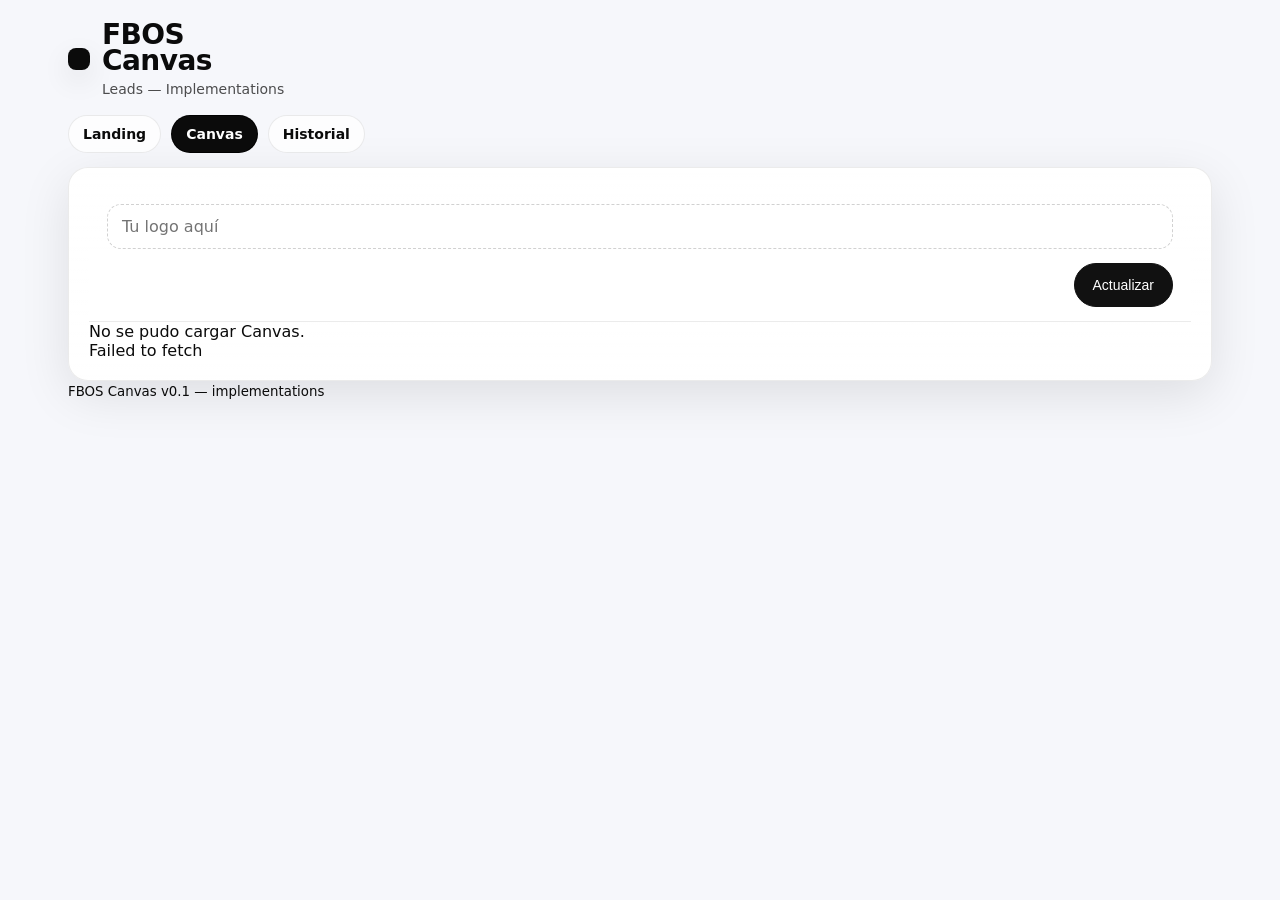
<file: implementations/canvas/index.html>
<!doctype html>
<html lang="es">
  <head>
    <meta charset="UTF-8" />
    <meta name="viewport" content="width=device-width, initial-scale=1.0" />
    <title>FBOS Canvas — Implementations</title>

    <link rel="icon" href="data:," />

    <!-- Base styles del landing -->
    <link rel="stylesheet" href="/styles.css" />

    <!-- Estilos específicos para este canvas (scoped por .impl-canvas) -->
    <link rel="stylesheet" href="/implementations/canvas/styles.css" />
  </head>

  <!-- ✅ CLAVE: scope del canvas para evitar colisiones con /styles.css -->
  <body class="impl-canvas">
    <main class="wrap">
      <header class="header">
        <div class="brand">
          <div class="mark"></div>
          <div>
            <h1>FBOS Canvas</h1>
            <p>Leads — Implementations</p>
          </div>
        </div>
      </header>

      <nav class="sd-nav" aria-label="FBOS navegación">
        <a class="sd-nav__item" href="/#explorar">Landing</a>
        <a class="sd-nav__item is-active" href="/implementations/canvas/">Canvas</a>
        <a class="sd-nav__item" href="/implementations/history/">Historial</a>
      </nav>

      <section class="card">
        <div class="fbos-logo-slot">Tu logo aquí</div>
        <div id="actionsList" class="actions-list" data-demo="implementations"></div>
      </section>

      <footer class="footer">
        <small>FBOS Canvas v0.1 — implementations</small>
      </footer>
    </main>

    <div id="jobModal" class="label-modal" aria-hidden="true" role="dialog" aria-modal="true">
      <div class="label-card" role="document">
        <div class="label-head">
          <strong>Solicitud</strong>
          <button type="button" class="label-close" id="jobCloseBtn" aria-label="Cerrar">✕</button>
        </div>

        <div class="label-body">
          <div class="label-top">
            <div>
              <div class="label-id" id="jobModalId">FBOS-00000</div>
              <div class="label-meta" id="jobModalState">—</div>
            </div>
          </div>

          <div class="label-grid">
            <div><strong>Categoría:</strong> <span id="jobModalCategory">—</span></div>
            <div><strong>Urgencia:</strong> <span id="jobModalUrgency">—</span></div>

            <div><strong>Nombre:</strong> <span id="jobModalDamage">—</span></div>
            <div><strong>País:</strong> <span id="jobModalPrice">—</span></div>

            <div class="label-desc">
              <strong>Descripción:</strong> <span id="jobModalDesc">—</span>
            </div>

            <div><strong>Creado:</strong> <span id="jobModalCreated">—</span></div>
            <div><strong>Actualizado:</strong> <span id="jobModalUpdated">—</span></div>
          </div>

          <div id="jobModalStatus" class="status" aria-live="polite"></div>

          <div class="label-comments">
            <div class="label-comments__title">Comentarios</div>
            <div id="jobCommentsList" class="comments-list"></div>

            <div class="comments-composer">
              <textarea
                id="jobCommentText"
                class="comments-textarea"
                rows="3"
                placeholder="Escribe un comentario..."
              ></textarea>

              <div class="comments-actions">
                <input
                  id="jobCommentBy"
                  class="comments-by"
                  type="text"
                  placeholder="Tu nombre (opcional)"
                />
                <button id="jobCommentSendBtn" class="btn-secondary" type="button">
                  Comentar
                </button>
              </div>

              <div id="jobCommentStatus" class="inline-msg" style="display: none"></div>
            </div>
          </div>
        </div>

        <div class="label-actions">
          <button type="button" class="btn-secondary" id="jobOpenScanBtn">Abrir landing</button>
          <button type="button" class="btn-secondary" id="jobOpenApiBtn">Open API</button>
        </div>
      </div>
    </div>

    <script>
      window.FBOS_CANVAS_CONFIG = {
        useMultiDemo: true,
        demos: {
          implementations: {
            demo: "implementations",
            scanPath: "/#explorar",
            states: ["Nuevas", "Validadas", "Asignadas", "En ejecución", "En revisión", "Cerradas"],
            actionLabel: {
              Nuevas: "Validar",
              Validadas: "Asignar",
              Asignadas: "Iniciar",
              "En ejecución": "Revisión",
              "En revisión": "Cerrar",
              Cerradas: "Cerrada",
            },
          },
        },
      };
    </script>

    <script src="/implementations/canvas.js"></script>
  </body>
</html>
</file>
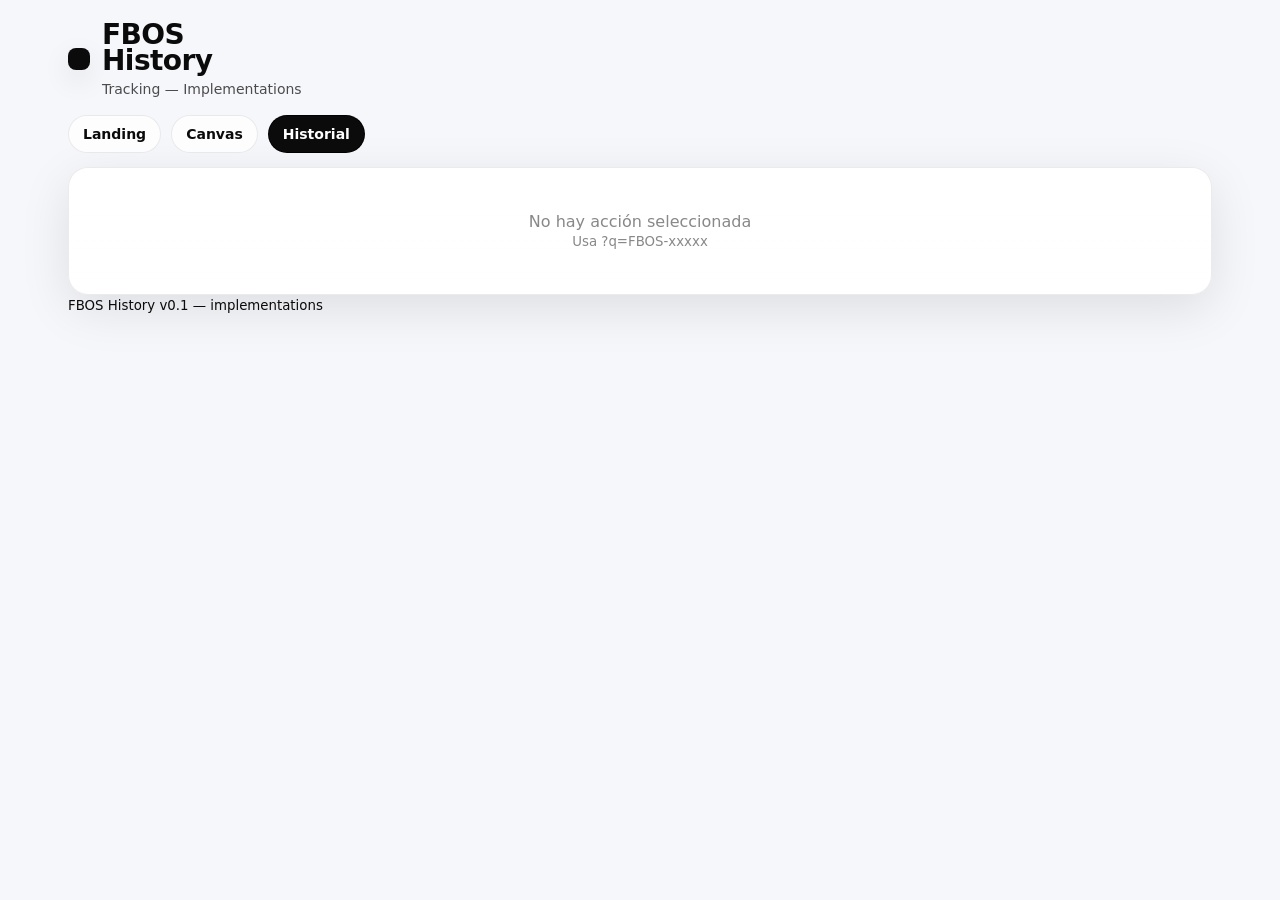
<file: implementations/history/index.html>
<!doctype html>
<html lang="es">
  <head>
    <meta charset="UTF-8" />
    <meta name="viewport" content="width=device-width, initial-scale=1.0" />
    <title>FBOS History — Implementations</title>

    <link rel="icon" href="data:," />

    <!-- Base styles -->
    <link rel="stylesheet" href="/styles.css" />

    <!-- Reutilizamos estilos del canvas para consistencia -->
    <link rel="stylesheet" href="/implementations/canvas/styles.css" />

    <style>
      .history-box {
        display: flex;
        flex-direction: column;
        gap: 12px;
      }

      .history-item {
        background: #fff;
        border: 1px solid #eee;
        border-radius: 10px;
        padding: 12px;
      }

      .history-meta {
        font-size: 12px;
        color: #666;
        margin-bottom: 4px;
      }

      .history-state {
        font-weight: 600;
      }

      .empty {
        padding: 24px;
        text-align: center;
        color: #888;
      }
    </style>
  </head>

  <body class="impl-canvas">
    <main class="wrap">
      <!-- HEADER -->
      <header class="header">
        <div class="brand">
          <div class="mark"></div>
          <div>
            <h1>FBOS History</h1>
            <p>Tracking — Implementations</p>
          </div>
        </div>
      </header>

      <!-- NAV -->
      <nav class="sd-nav" aria-label="FBOS navegación">
        <a class="sd-nav__item" href="/#explorar">Landing</a>
        <a class="sd-nav__item" href="/implementations/canvas/">Canvas</a>
        <a class="sd-nav__item is-active" href="/implementations/history/">Historial</a>
      </nav>

      <!-- CONTENT -->
      <section class="card">
        <div id="historyContainer"></div>
      </section>

      <footer class="footer">
        <small>FBOS History v0.1 — implementations</small>
      </footer>
    </main>

    <script>
      const params = new URLSearchParams(window.location.search);
      const actionId = params.get("q");
      const container = document.getElementById("historyContainer");

      // Estado vacío
      if (!actionId) {
        container.innerHTML = `
          <div class="empty">
            No hay acción seleccionada<br />
            <small>Usa ?q=FBOS-xxxxx</small>
          </div>
        `;
      } else {
        // UI base
        container.innerHTML = `
          <div class="history-box">
            <div class="history-item">
              <div class="history-meta">${actionId}</div>
              <div class="history-state">Cargando historial...</div>
            </div>
          </div>
        `;

        // ⚠️ FASE 2: conectar Core API aquí
        // Simulación temporal (puedes borrar luego)
        setTimeout(() => {
          container.innerHTML = `
            <div class="history-box">

              <div class="history-item">
                <div class="history-meta">${actionId} — ahora</div>
                <div class="history-state">En revisión</div>
              </div>

              <div class="history-item">
                <div class="history-meta">${actionId} — hace 2h</div>
                <div class="history-state">En ejecución</div>
              </div>

              <div class="history-item">
                <div class="history-meta">${actionId} — hace 5h</div>
                <div class="history-state">Asignadas</div>
              </div>

              <div class="history-item">
                <div class="history-meta">${actionId} — hace 1d</div>
                <div class="history-state">Validadas</div>
              </div>

              <div class="history-item">
                <div class="history-meta">${actionId} — creación</div>
                <div class="history-state">Nuevas</div>
              </div>

            </div>
          `;
        }, 500);

        /*
        FUTURO REAL:

        fetch(`https://core-api.fbos/.../history?q=${actionId}`)
          .then(res => res.json())
          .then(data => {
            renderHistory(data)
          })
        */
      }
    </script>
  </body>
</html>
</file>
<file: styles.css>
/* ================================
   FBOS Landing v1.2
   Mobile-first · minimal · refined
================================ */

:root {
  --ink: #111111;
  --bg: #ffffff;

  /* FBOS accent */
  --accent: #aec3ea;
  --accent-strong: #8ea9de;
  --accent-soft: #eef3fb;
}

/* Reset básico */

* {
  box-sizing: border-box;
}

html {
  scroll-behavior: smooth;
}

body {
  margin: 0;
  font-family: system-ui, -apple-system, BlinkMacSystemFont, "Segoe UI", Roboto, sans-serif;
  background: var(--bg);
  color: var(--ink);
  -webkit-font-smoothing: antialiased;
  text-rendering: optimizeLegibility;
}

/* ================================
   Layout container
================================ */

.wrap {
  max-width: 1120px;
  margin: 0 auto;
  padding: 12px 20px 72px;
}

/* ================================
   Header
================================ */

.site-header {
  border-bottom: 1px solid rgba(0,0,0,0.06);
  background: #fff;
  position: sticky;
  top: 0;
  z-index: 20;
}

/* importante: evitar padding heredado del wrap */

.site-header .wrap {
  padding: 0 20px;
}

.header-inner {
  display: flex;
  align-items: center;
  justify-content: space-between;
  gap: 20px;
  height: 72px;
}

.brand {
  display: flex;
  align-items: center;
  height: 100%;
}

.brand-mark {
  height: 44px;
  width: auto;
  display: block;
}

/* navegación */

.site-nav {
  display: none;
  gap: 24px;
}

.site-nav a {
  text-decoration: none;
  font-size: 14px;
  color: var(--ink);
  opacity: 0.72;
  transition: opacity .15s ease;
}

.site-nav a:hover {
  opacity: 1;
}

/* ---------------- HERO ---------------- */

.hero {
  padding: 24px 0 8px;
  background:
    radial-gradient(circle at 85% 15%, rgba(174,195,234,0.25), transparent 55%);
}

.hero-split {
  display: grid;
  gap: 26px;
  align-items: start;
}

.hero-copy {
  max-width: 62ch;
  padding-top: 8px;
}

h1 {
  font-size: clamp(2.7rem, 6vw, 4.8rem);
  line-height: 0.94;
  letter-spacing: -0.06em;
  margin: 0 0 20px;
  max-width: 10ch;
}

.lead {
  font-size: 17px;
  line-height: 1.65;
  margin: 0;
  max-width: 60ch;
  opacity: 0.88;
}

.hero-note {
  margin: 18px 0 0;
  font-size: 13px;
  opacity: 0.56;
  letter-spacing: 0.01em;
}

.hero-media {
  display: flex;
  justify-content: center;
  border-radius: 28px;
  background: linear-gradient(to bottom, rgba(174,195,234,0.18), rgba(0,0,0,0.015));
  padding: 18px;
  border: 1px solid rgba(0,0,0,0.05);
}

.hero-mock {
  width: 100%;
  max-width: 300px;
  height: auto;
  display: block;
  border-radius: 30px;
  border: 1px solid rgba(0,0,0,0.07);
  background: #fff;
  box-shadow:
    0 24px 60px rgba(0,0,0,0.08),
    0 8px 20px rgba(0,0,0,0.05);
}

/* ---------------- SECCIONES ---------------- */

.section {
  margin-top: 80px;
}

.section:nth-of-type(even) {
  background: var(--accent-soft);
  border-radius: 24px;
  padding: 28px 22px;
}

.section:nth-of-type(odd) {
  padding: 0;
}

h2 {
  font-size: 22px;
  line-height: 1.15;
  margin: 0 0 18px;
  letter-spacing: -0.03em;
}

h3 {
  font-size: 16px;
  margin: 0 0 10px;
  letter-spacing: -0.02em;
}

.section p {
  margin: 0 0 14px;
  max-width: 65ch;
  line-height: 1.6;
}

/* ---------------- GRID & CARDS ---------------- */

.grid {
  display: grid;
  gap: 14px;
  grid-template-columns: 1fr;
}

.card {
  border: 1px solid rgba(0,0,0,0.06);
  border-radius: 18px;
  padding: 20px;
  background: #fff;
  box-shadow: 0 12px 32px rgba(0,0,0,0.04);
}

/* ---------------- BOTONES ---------------- */

.cta-row {
  display: flex;
  gap: 12px;
  flex-wrap: wrap;
  margin-top: 18px;
}

.btn {
  display: inline-flex;
  align-items: center;
  justify-content: center;
  min-height: 44px;
  padding: 12px 18px;
  border-radius: 999px;
  border: 1px solid var(--ink);
  background: var(--ink);
  color: #fff;
  text-decoration: none;
  font-size: 14px;
  font-weight: 500;
  cursor: pointer;
  transition: transform .15s ease, background .15s ease;
}

.btn:hover {
  transform: translateY(-1px);
  background: var(--accent-strong);
  border-color: var(--accent-strong);
}

.btn.ghost {
  background: transparent;
  color: var(--ink);
  border-color: rgba(0,0,0,0.14);
}

.btn.ghost:hover {
  background: rgba(174,195,234,0.18);
  border-color: var(--accent-strong);
}

/* ---------------- FORMULARIO ---------------- */

.form {
  display: grid;
  gap: 12px;
  max-width: 520px;
  margin: 0 auto;
}

input,
textarea,
select {
  padding: 12px 14px;
  border-radius: 12px;
  border: 1px solid rgba(0,0,0,0.14);
  font: inherit;
  width: 100%;
  background: #fff;
  color: var(--ink);
  transition: border-color .15s ease, box-shadow .15s ease;
}

input:focus,
textarea:focus,
select:focus {
  outline: none;
  border-color: var(--accent-strong);
  box-shadow: 0 0 0 3px rgba(174,195,234,0.35);
}

textarea {
  resize: vertical;
}

.fine {
  font-size: 12px;
  opacity: 0.75;
  min-height: 16px;
}

/* ---------------- PROBLEMA ---------------- */

.problem-sources {
  display: flex;
  flex-wrap: wrap;
  gap: 10px;
  margin-bottom: 22px;
}

.source {
  padding: 8px 14px;
  border-radius: 999px;
  border: 1px solid rgba(0,0,0,0.1);
  font-size: 14px;
  background: var(--accent-soft);
}

/* ---------------- FOOTER ---------------- */

.foot {
  margin-top: 96px;
  padding-top: 22px;
  font-size: 12px;
  opacity: 0.6;
}

/* ---------------- DESKTOP ---------------- */

@media (min-width: 820px) {
  .hero {
    padding-top: 32px;
  }

  .hero-split {
    grid-template-columns: 1.08fr 0.92fr;
    gap: 42px;
  }

  .grid {
    grid-template-columns: repeat(2, minmax(0,1fr));
    gap: 18px;
  }

  #ventajas .grid {
    grid-template-columns: repeat(3, minmax(0,1fr));
  }

  .section:nth-of-type(even) {
    padding: 32px 28px;
  }
}

@media (min-width: 900px) {
  .site-nav {
    display: flex;
  }

  .brand-mark {
    height: 48px;
  }
}

.infra-list {
  list-style: none;
  padding: 0;
  margin-top: 24px;
}

.infra-list li {
  position: relative;
  padding-left: 28px;
  margin-bottom: 12px;
  line-height: 1.6;
}

.infra-list li::before {
  content: "✓";
  position: absolute;
  left: 0;
  top: 0;
  color: var(--accent);
  font-weight: 600;
}

.cf-turnstile {
  margin: 16px 0 18px;
}

/* ================================
   Language switch
================================ */

.lang-switch {
  display: inline-flex;
  align-items: center;
  gap: 6px;
  margin-left: auto;
  padding: 4px;
  border: 1px solid rgba(17, 17, 17, 0.08);
  background: rgba(255, 255, 255, 0.82);
  border-radius: 999px;
  white-space: nowrap;
  box-shadow: 0 1px 2px rgba(17, 17, 17, 0.04);
  backdrop-filter: blur(10px);
  -webkit-backdrop-filter: blur(10px);
}

.lang-link {
  text-decoration: none;
  color: var(--ink);
  font-size: 0.82rem;
  line-height: 1;
  padding: 8px 10px;
  border-radius: 999px;
  opacity: 0.58;
  transition: background-color 0.2s ease, opacity 0.2s ease, transform 0.2s ease;
}

.lang-link:hover {
  opacity: 1;
}

.lang-link.active {
  opacity: 1;
  font-weight: 600;
  background: var(--accent-soft);
  box-shadow: inset 0 0 0 1px rgba(17, 17, 17, 0.04);
}

.lang-sep {
  display: none;
}

@media (max-width: 860px) {
  .header-inner {
    flex-wrap: wrap;
    row-gap: 12px;
  }

  .site-nav {
    order: 3;
    width: 100%;
  }

  .lang-switch {
    order: 2;
    margin-left: auto;
  }

  .lang-link {
    padding: 7px 9px;
    font-size: 0.8rem;
  }
}
</file>
<file: implementations/canvas/styles.css>
/* implementations/canvas/styles.css
   FBOS Canvas — premium UI layer (SCOPED)
   ✅ Scope: solo aplica dentro de <body class="impl-canvas">
*/

/* =========================
   Scope base + tokens
========================= */
body.impl-canvas {
  --bg: #f6f7fb;
  --card: #ffffff;
  --text: #0b0b0b;
  --muted: rgba(0,0,0,.62);
  --line: rgba(0,0,0,.08);
  --line2: rgba(0,0,0,.10);
  --shadow: 0 14px 50px rgba(0,0,0,.10);
  --r12: 12px;
  --r16: 16px;
  --r20: 20px;

  background: var(--bg);
  color: var(--text);
}

body.impl-canvas a { color: inherit; }
body.impl-canvas a:hover { opacity: .92; }

/* =========================
   Layout principal
========================= */
body.impl-canvas .wrap{
  max-width: 1180px;
  margin: 0 auto;
  padding: 22px 18px 60px;
}

/* Header */
body.impl-canvas .header{
  padding-bottom: 10px;
}

body.impl-canvas .brand{
  display:flex;
  align-items:center;
  gap: 12px;
}

body.impl-canvas .brand .mark{
  width: 22px;
  height: 22px;
  border-radius: 8px;
  background: #0b0b0b;
  box-shadow: 0 10px 28px rgba(0,0,0,.10);
}

body.impl-canvas .brand h1{
  margin: 0;
  font-size: 28px;
  letter-spacing: -0.02em;
}

body.impl-canvas .brand p{
  margin: 6px 0 0;
  opacity: .72;
  font-size: 14px;
}

/* =========================
   Nav pills
========================= */
body.impl-canvas .sd-nav{
  display:flex;
  gap:10px;
  align-items:center;
  padding: 8px 0 14px;
  flex-wrap: wrap;
}

body.impl-canvas .sd-nav__item{
  display:inline-flex;
  align-items:center;
  gap:8px;
  padding: 10px 14px;
  border-radius: 999px;
  border: 1px solid var(--line);
  background: rgba(255,255,255,.75);
  text-decoration:none;
  font-weight: 650;
  font-size: 14px;
  backdrop-filter: blur(8px);
}

body.impl-canvas .sd-nav__item:hover{
  background: #fff;
}

body.impl-canvas .sd-nav__item.is-active{
  background: #0b0b0b;
  color: #fff;
  border-color: rgba(0,0,0,.90);
}

/* =========================
   Card contenedor principal
========================= */
body.impl-canvas .card{
  border-radius: var(--r20);
  border: 1px solid var(--line);
  background: linear-gradient(180deg, rgba(255,255,255,.92), #fff);
  box-shadow: var(--shadow);
  overflow: hidden;
}

body.impl-canvas .fbos-logo-slot{
  margin: 16px 18px 0;
  padding: 12px 14px;
  border: 1px dashed rgba(0,0,0,.18);
  color: rgba(0,0,0,.55);
  border-radius: 14px;
  background: rgba(255,255,255,.7);
}

/* =========================
   Toolbar
========================= */
body.impl-canvas .canvas-toolbar{
  display:flex;
  align-items:center;
  justify-content: space-between;
  gap: 12px;
  padding: 14px 18px;
  border-bottom: 1px solid var(--line);
  background: rgba(255,255,255,.85);
  position: sticky;
  top: 0;
  z-index: 50;
  backdrop-filter: blur(10px);
}

/* =========================
   Board Layout
========================= */

/* Mobile-first: vertical */
body.impl-canvas .board{
  padding: 12px 14px 14px;
  display: grid;
  grid-template-columns: 1fr;
  gap: 12px;
  align-items: start;
  overflow-x: hidden;
}

/* Desktop: horizontal */
@media (min-width: 820px){
  body.impl-canvas .board{
    padding: 16px 18px 18px;
    grid-template-columns: repeat(6, minmax(240px, 1fr));
    gap: 14px;
    overflow-x: auto;
    overscroll-behavior-x: contain;
  }

  body.impl-canvas .board::-webkit-scrollbar{ height: 10px; }
  body.impl-canvas .board::-webkit-scrollbar-thumb{
    background: rgba(0,0,0,.12);
    border-radius: 999px;
  }
}

/* =========================
   Column
========================= */
body.impl-canvas .state-section{
  background: rgba(255,255,255,.80);
  border: 1px solid var(--line);
  border-radius: var(--r16);
  padding: 12px;
  box-shadow: 0 10px 26px rgba(0,0,0,.06);
  min-height: 120px;
}

body.impl-canvas .state-header{
  display:flex;
  align-items:center;
  justify-content: space-between;
  gap: 10px;
  padding: 2px 2px 10px;
}

body.impl-canvas .state-title{
  font-weight: 800;
  letter-spacing: -0.2px;
}

body.impl-canvas .state-cards{
  display:flex;
  flex-direction: column;
  gap: 10px;
}

/* =========================
   ✅ Sticky header por estado (MOBILE ONLY)
========================= */
@media (max-width: 819px){

  body.impl-canvas .state-section{
    overflow: visible;
    /* ✅ Reserva espacio para que el primer card nunca quede debajo del sticky */
    padding-top: 56px; /* ajustable (52–64px) según cómo lo veas */
  }

  body.impl-canvas .state-header{
    position: sticky;
    top: 72px; /* debajo del toolbar */
    z-index: 40;

    /* ❌ elimina el margin negativo */
    margin: 0 0 10px;

    /* ✅ “full width” sin trucos raros */
    padding: 12px 12px 10px;

    background: rgba(255,255,255,.96);
    backdrop-filter: blur(10px);
    border-bottom: 1px solid rgba(0,0,0,.06);

    border-top-left-radius: var(--r16);
    border-top-right-radius: var(--r16);

    box-shadow: 0 10px 18px rgba(0,0,0,.04);
  }

  body.impl-canvas .state-cards{
    /* ya no hace falta empujar con padding extra, pero lo puedes dejar en 0–6px */
    padding-top: 0;
  }

  body.impl-canvas .state-title{
    font-size: 14px;
    font-weight: 900;
    letter-spacing: -0.01em;
  }
}

/* =========================
   Action card
========================= */
body.impl-canvas .action-card{
  background: #fff;
  border: 1px solid var(--line);
  border-radius: var(--r16);
  padding: 12px;
  box-shadow: 0 12px 26px rgba(0,0,0,.06);
  transition: transform .12s ease, box-shadow .12s ease;
}

body.impl-canvas .action-card:hover{
  transform: translateY(-1px);
  box-shadow: 0 18px 34px rgba(0,0,0,.09);
}

body.impl-canvas .action-card__top{
  display:flex;
  align-items:flex-start;
  justify-content: space-between;
  gap: 10px;
}

body.impl-canvas .action-id{
  font-weight: 900;
  letter-spacing: .2px;
}

body.impl-canvas .action-title{
  margin: 10px 0 6px;
  font-size: 14px;
  font-weight: 900;
}

body.impl-canvas .action-desc{
  margin: 0 0 12px;
  color: var(--muted);
  font-size: 13px;
  line-height: 1.35;
}

/* =========================
   Modal
========================= */
body.impl-canvas .label-modal{
  position: fixed;
  inset: 0;
  display: none;
  align-items: center;
  justify-content: center;
  padding: 18px;
  background: rgba(0,0,0,.48);
  z-index: 9999;
}

body.impl-canvas .label-modal[aria-hidden="false"]{
  display: flex;
}
</file>
